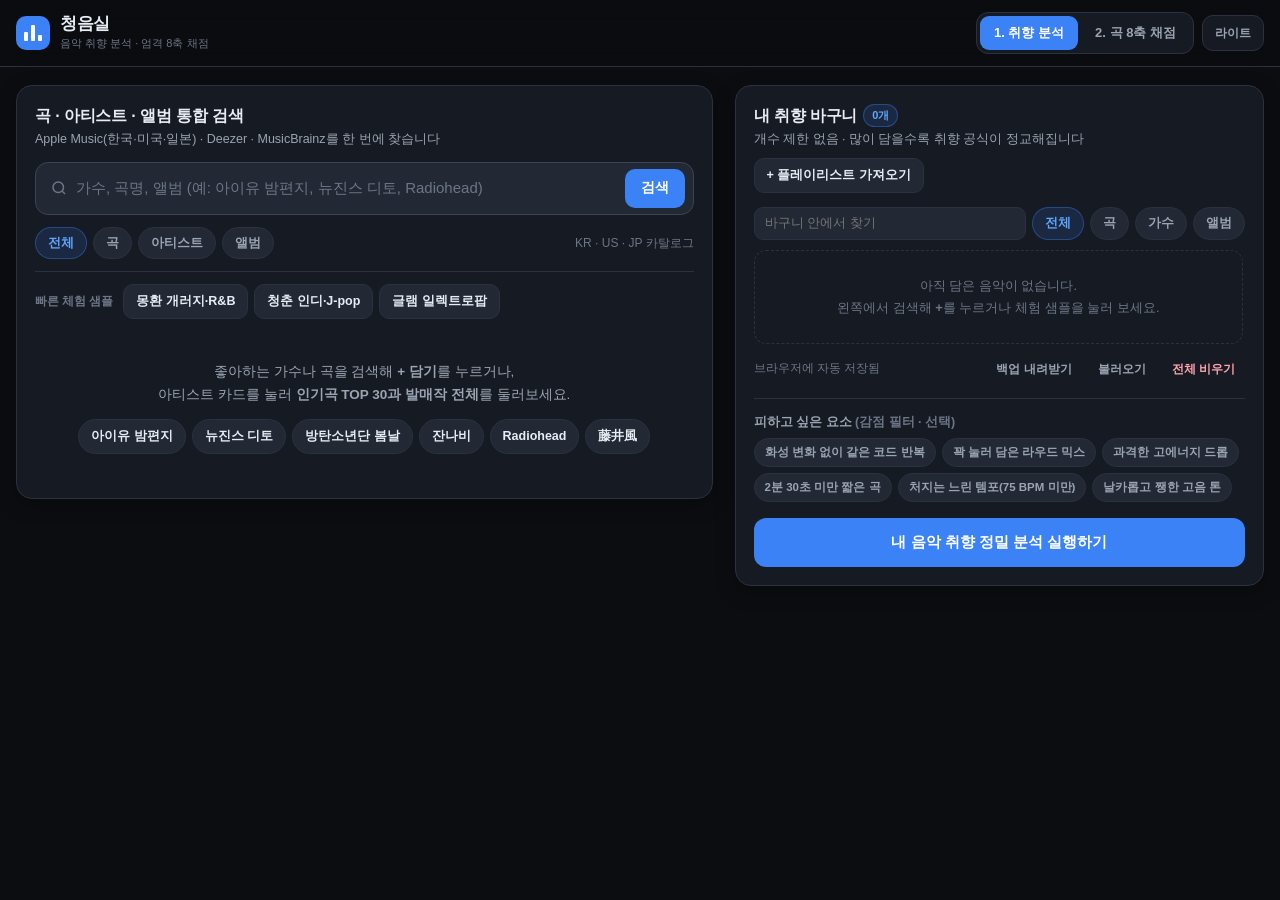
<file: index.html>
<!doctype html>
<html lang="ko"><head><meta charset="utf-8"><title>청음실</title>
<meta http-equiv="refresh" content="0; url=music-taste-lab/">
<link rel="canonical" href="music-taste-lab/"></head>
<body style="background:#0B0D10;color:#E8EDF5;font-family:sans-serif"><p><a href="music-taste-lab/" style="color:#60A5FA">청음실로 이동</a></p></body></html>
</file>
<file: music-taste-lab/style.css>
/* 청음실 — 참고 디자인(SONIC DNA)의 소프트 블랙 토큰 기반. 기본 블랙, 라이트 전환 지원 */
:root {
  --bg-page: #0B0D10; --bg-surface: #161A22; --bg-elevated: #222834; --bg-hover: #2A3242;
  --border-subtle: #2A3140; --border-strong: #3A4458;
  --text-primary: #E8EDF5; --text-secondary: #9AA4B2; --text-muted: #6C7687;
  --accent: #3B82F6; --accent-hover: #60A5FA; --accent-contrast: #FFFFFF;
  --accent-soft: rgba(59,130,246,.15); --accent-border: rgba(59,130,246,.38);
  --danger-soft: rgba(244,63,94,.14); --danger-border: rgba(244,63,94,.35); --danger-text: #FDA4AF;
  --amber-soft: rgba(245,158,11,.14); --amber-border: rgba(245,158,11,.35); --amber-text: #FCD34D; --amber: #F59E0B;
  --emerald-soft: rgba(16,185,129,.14); --emerald-border: rgba(16,185,129,.35); --emerald-text: #6EE7B7; --emerald: #10B981;
  --header-bg: rgba(11,13,16,.92); --modal-backdrop: rgba(5,7,10,.78); --shadow-card: 0 6px 20px rgba(0,0,0,.28);
  --chart-grid: #2A3140; --chart-axis: #3F4A5E; --chart-bg: #12161D;
  --f: -apple-system, BlinkMacSystemFont, "Apple SD Gothic Neo", "Pretendard", "Malgun Gothic", "Segoe UI", Roboto, sans-serif;
  --mono: ui-monospace, SFMono-Regular, Menlo, Consolas, monospace;
  color-scheme: dark;
}
html.light {
  --bg-page: #F6F8FB; --bg-surface: #FFFFFF; --bg-elevated: #F0F3F8; --bg-hover: #E5EAF2;
  --border-subtle: #DCE2EC; --border-strong: #C5CFDE;
  --text-primary: #111827; --text-secondary: #4B5563; --text-muted: #6B7280;
  --accent: #2563EB; --accent-hover: #1D4ED8; --accent-soft: rgba(37,99,235,.10); --accent-border: rgba(37,99,235,.30);
  --danger-soft: rgba(225,29,72,.08); --danger-border: rgba(225,29,72,.28); --danger-text: #BE123C;
  --amber-soft: rgba(217,119,6,.10); --amber-border: rgba(217,119,6,.30); --amber-text: #B45309;
  --emerald-soft: rgba(5,150,105,.10); --emerald-border: rgba(5,150,105,.30); --emerald-text: #047857;
  --header-bg: rgba(246,248,251,.92); --modal-backdrop: rgba(15,23,42,.55); --shadow-card: 0 4px 16px rgba(15,23,42,.06);
  --chart-grid: #DCE2EC; --chart-axis: #B6C2D4; --chart-bg: #F8FAFC;
  color-scheme: light;
}
*, *::before, *::after { box-sizing: border-box; margin: 0; padding: 0; }
html { -webkit-text-size-adjust: 100%; }
body { background: var(--bg-page); color: var(--text-primary); font: 15px/1.5 var(--f); min-height: 100vh; overflow-x: hidden; padding-bottom: 96px; }
button, input, select, textarea { font: inherit; color: inherit; background: transparent; border: none; outline: none; }
button, label.btn-ghost { cursor: pointer; touch-action: manipulation; }
button:disabled { opacity: .45; cursor: not-allowed; }
a { color: inherit; text-decoration: none; }
img { display: block; max-width: 100%; }
[hidden] { display: none !important; }
:focus-visible { outline: 2px solid var(--accent); outline-offset: 2px; border-radius: 8px; }
.muted { color: var(--text-muted); } .small { font-size: 12px; } .danger { color: var(--danger-text) !important; }
.row-gap { display: flex; gap: 6px; flex-wrap: wrap; align-items: center; }

/* 헤더 */
.app-header { position: sticky; top: 0; z-index: 40; background: var(--header-bg); backdrop-filter: blur(12px); -webkit-backdrop-filter: blur(12px); border-bottom: 1px solid var(--border-subtle); padding-top: env(safe-area-inset-top, 0px); }
.header-inner { max-width: 1280px; margin: 0 auto; padding: 12px max(16px, env(safe-area-inset-right, 0px)) 12px max(16px, env(safe-area-inset-left, 0px)); display: flex; align-items: center; justify-content: space-between; gap: 12px; flex-wrap: wrap; }
.brand { display: flex; align-items: center; gap: 10px; }
.brand > span:last-child { display: flex; flex-direction: column; }
.brand-badge { width: 34px; height: 34px; border-radius: 10px; background: var(--accent); display: flex; align-items: flex-end; justify-content: center; gap: 3px; padding-bottom: 9px; flex-shrink: 0; }
.brand-badge i { width: 4px; background: #fff; border-radius: 1px; }
.brand-badge i:nth-child(1) { height: 9px; } .brand-badge i:nth-child(2) { height: 16px; } .brand-badge i:nth-child(3) { height: 6px; }
.brand-title { font-size: 17px; font-weight: 800; letter-spacing: -.02em; line-height: 1.2; }
.brand-sub { font-size: 11px; color: var(--text-muted); }
.header-actions { display: flex; align-items: center; gap: 8px; }
.segmented-nav { display: inline-flex; background: var(--bg-surface); border: 1px solid var(--border-subtle); border-radius: 12px; padding: 3px; gap: 3px; }
.nav-btn { padding: 7px 14px; border-radius: 9px; font-size: 13px; font-weight: 600; color: var(--text-secondary); }
.nav-btn.active { background: var(--accent); color: var(--accent-contrast); }
.nav-btn:not(.active):hover { background: var(--bg-hover); color: var(--text-primary); }
.theme-btn { height: 36px; padding: 0 12px; border-radius: 11px; background: var(--bg-surface); border: 1px solid var(--border-subtle); font-size: 12px; font-weight: 600; color: var(--text-secondary); }
.theme-btn:hover { background: var(--bg-hover); color: var(--text-primary); }

/* 레이아웃 */
.container { max-width: 1280px; margin: 0 auto; padding: 18px max(16px, env(safe-area-inset-right, 0px)) 32px max(16px, env(safe-area-inset-left, 0px)); }
.workspace-grid { display: grid; grid-template-columns: minmax(0, 1fr); gap: 18px; align-items: start; }
@media (min-width: 1024px) { .workspace-grid { grid-template-columns: minmax(0, 1.25fr) minmax(0, .95fr); gap: 22px; } .sticky-col { position: sticky; top: 74px; } }
.card { background: var(--bg-surface); border: 1px solid var(--border-subtle); border-radius: 16px; padding: 18px; box-shadow: var(--shadow-card); min-width: 0; }
.card-header { display: flex; align-items: center; justify-content: space-between; gap: 10px; margin-bottom: 14px; flex-wrap: wrap; }
.card-title { font-size: 16px; font-weight: 700; letter-spacing: -.01em; display: flex; align-items: center; gap: 6px; flex-wrap: wrap; }
.card-desc { font-size: 12.5px; color: var(--text-secondary); margin-top: 2px; }

/* 검색 */
.search-box { display: flex; align-items: center; gap: 8px; background: var(--bg-elevated); border: 1px solid var(--border-strong); border-radius: 13px; padding: 6px 8px 6px 14px; }
.search-box:focus-within { border-color: var(--accent); }
.search-box .ico { width: 18px; height: 18px; fill: none; stroke: var(--text-muted); stroke-width: 2; flex-shrink: 0; }
.search-input { flex: 1; min-width: 0; font-size: 15px; padding: 6px 0; }
.search-input::placeholder { color: var(--text-muted); }
.search-input::-webkit-search-cancel-button { display: none; }
.btn-primary { background: var(--accent); color: var(--accent-contrast); font-weight: 600; font-size: 13.5px; padding: 9px 16px; border-radius: 10px; display: inline-flex; align-items: center; justify-content: center; gap: 6px; }
.btn-primary:hover:not(:disabled) { background: var(--accent-hover); }
.btn-primary.small { padding: 7px 12px; }
.btn-secondary { background: var(--bg-elevated); border: 1px solid var(--border-subtle); font-weight: 600; font-size: 12.5px; padding: 7px 12px; border-radius: 10px; display: inline-flex; align-items: center; justify-content: center; gap: 5px; }
.btn-secondary:hover:not(:disabled) { background: var(--bg-hover); }
.btn-ghost { color: var(--text-secondary); font-size: 12px; font-weight: 600; padding: 6px 10px; border-radius: 8px; }
.btn-ghost:hover { background: var(--bg-hover); color: var(--text-primary); }
.filter-row { display: flex; align-items: center; justify-content: space-between; gap: 8px; margin-top: 12px; flex-wrap: wrap; }
.status { font-size: 12px; color: var(--text-muted); }
.pill-group { display: flex; align-items: center; gap: 6px; flex-wrap: wrap; }
.pill { padding: 6px 12px; border-radius: 999px; font-size: 12.5px; font-weight: 600; background: var(--bg-elevated); border: 1px solid var(--border-subtle); color: var(--text-secondary); }
.pill.active { background: var(--accent-soft); border-color: var(--accent-border); color: var(--accent-hover); }
.pill:not(.active):hover { background: var(--bg-hover); color: var(--text-primary); }
.preset-bar { margin-top: 12px; padding-top: 12px; border-top: 1px solid var(--border-subtle); display: flex; align-items: center; gap: 6px; flex-wrap: wrap; }
.preset-label { font-size: 11.5px; color: var(--text-muted); font-weight: 600; margin-right: 4px; }

/* 결과 */
.results-area { margin-top: 16px; }
.intro { padding: 26px 8px; text-align: center; color: var(--text-secondary); font-size: 13.5px; line-height: 1.7; }
.intro .chips { justify-content: center; margin-top: 12px; }
.section-label { font-size: 12.5px; font-weight: 700; color: var(--text-secondary); letter-spacing: .03em; margin: 18px 0 8px; display: flex; align-items: center; justify-content: space-between; gap: 8px; }
.section-label .more { font-size: 11.5px; font-weight: 600; color: var(--accent-hover); }
.top-result-card { background: var(--bg-elevated); border: 1px solid var(--border-subtle); border-radius: 14px; padding: 14px; display: flex; align-items: center; gap: 14px; flex-wrap: wrap; }
.top-result-art { width: 76px; height: 76px; border-radius: 12px; object-fit: cover; background: var(--bg-hover); flex-shrink: 0; }
.top-result-art.circle { border-radius: 999px; }
.top-result-info { flex: 1; min-width: 160px; }
.top-title { font-size: 18px; font-weight: 800; line-height: 1.25; overflow-wrap: anywhere; }
.badge { display: inline-flex; align-items: center; font-size: 11px; font-weight: 700; padding: 2px 8px; border-radius: 999px; background: var(--accent-soft); color: var(--accent-hover); border: 1px solid var(--accent-border); white-space: nowrap; }
.badge-neutral { background: var(--bg-hover); color: var(--text-secondary); border-color: var(--border-subtle); }
.badge-warn { background: var(--amber-soft); color: var(--amber-text); border-color: var(--amber-border); }
.badge-danger { background: var(--danger-soft); color: var(--danger-text); border-color: var(--danger-border); }
.badge-ok { background: var(--emerald-soft); color: var(--emerald-text); border-color: var(--emerald-border); }
.artist-grid { display: grid; grid-template-columns: repeat(auto-fill, minmax(128px, 1fr)); gap: 10px; }
.artist-card { background: var(--bg-elevated); border: 1px solid var(--border-subtle); border-radius: 14px; padding: 12px 10px; text-align: center; min-width: 0; }
.artist-card:hover { background: var(--bg-hover); border-color: var(--border-strong); }
.artist-avatar { width: 68px; height: 68px; border-radius: 999px; object-fit: cover; margin: 0 auto 8px; background: var(--bg-hover); cursor: pointer; }
.album-grid { display: grid; grid-template-columns: repeat(auto-fill, minmax(145px, 1fr)); gap: 10px; }
.album-card { background: var(--bg-elevated); border: 1px solid var(--border-subtle); border-radius: 13px; padding: 10px; display: flex; flex-direction: column; gap: 8px; min-width: 0; }
.album-card:hover { background: var(--bg-hover); }
.album-cover { width: 100%; aspect-ratio: 1; border-radius: 9px; object-fit: cover; background: var(--bg-hover); cursor: pointer; }
.track-list { display: flex; flex-direction: column; gap: 6px; }
.track-row { display: flex; align-items: center; gap: 10px; padding: 8px 10px; border-radius: 11px; background: var(--bg-elevated); border: 1px solid transparent; min-width: 0; }
.track-row:hover { background: var(--bg-hover); border-color: var(--border-subtle); }
.track-row .rank { width: 20px; text-align: center; font-size: 12px; font-weight: 700; color: var(--text-muted); flex-shrink: 0; }
.track-thumb { width: 44px; height: 44px; border-radius: 8px; object-fit: cover; background: var(--bg-hover); flex-shrink: 0; }
.track-meta { flex: 1; min-width: 0; cursor: pointer; }
.track-title { font-size: 13.5px; font-weight: 700; white-space: nowrap; overflow: hidden; text-overflow: ellipsis; }
.track-sub { font-size: 12px; color: var(--text-secondary); white-space: nowrap; overflow: hidden; text-overflow: ellipsis; }
.track-actions { display: flex; align-items: center; gap: 5px; flex-shrink: 0; }
.icon-btn { width: 32px; height: 32px; border-radius: 8px; background: var(--bg-surface); border: 1px solid var(--border-subtle); display: inline-flex; align-items: center; justify-content: center; font-size: 12px; font-weight: 700; color: var(--text-secondary); flex-shrink: 0; }
.icon-btn:hover { background: var(--accent); border-color: var(--accent); color: var(--accent-contrast); }
.icon-btn.added { background: var(--emerald-soft); border-color: var(--emerald-border); color: var(--emerald-text); }
.icon-btn.playing { background: var(--accent); border-color: var(--accent); color: #fff; }
.ext-links { display: inline-flex; align-items: center; gap: 4px; flex-wrap: wrap; }
.ext-chip { font-size: 10.5px; font-weight: 700; padding: 3px 6px; border-radius: 6px; background: var(--bg-surface); border: 1px solid var(--border-subtle); color: var(--text-secondary); white-space: nowrap; }
.ext-chip:hover { border-color: var(--accent-border); color: var(--accent-hover); }
.notice { font-size: 12.5px; color: var(--amber-text); background: var(--amber-soft); border: 1px solid var(--amber-border); border-radius: 10px; padding: 8px 12px; margin-top: 8px; }
.manual-add { margin-top: 16px; padding: 12px 14px; border-radius: 12px; background: var(--bg-elevated); border: 1px dashed var(--border-strong); display: flex; align-items: center; justify-content: space-between; gap: 10px; flex-wrap: wrap; font-size: 12.5px; color: var(--text-secondary); }
.skeleton-box { background: var(--bg-elevated); border-radius: 11px; height: 54px; margin-bottom: 8px; animation: pulse 1.2s ease-in-out infinite alternate; }
@keyframes pulse { from { opacity: .45; } to { opacity: .9; } }
.chips { display: flex; flex-wrap: wrap; gap: 6px; }
.chip { padding: 6px 12px; border-radius: 999px; font-size: 12.5px; font-weight: 600; background: var(--bg-elevated); border: 1px solid var(--border-subtle); color: var(--text-primary); }
.chip:hover { border-color: var(--accent-border); color: var(--accent-hover); }

/* 바구니 */
.basket-toolbar { display: flex; gap: 6px; margin-bottom: 10px; flex-wrap: wrap; }
.basket-search { flex: 1; min-width: 140px; background: var(--bg-elevated); border: 1px solid var(--border-subtle); border-radius: 9px; padding: 6px 10px; font-size: 12.5px; }
.basket-list { max-height: 360px; overflow-y: auto; display: flex; flex-direction: column; gap: 6px; padding-right: 2px; }
.basket-item { display: flex; align-items: center; justify-content: space-between; gap: 8px; padding: 7px 10px; border-radius: 10px; background: var(--bg-elevated); border: 1px solid var(--border-subtle); min-width: 0; }
.basket-item .bi-main { display: flex; align-items: center; gap: 8px; min-width: 0; cursor: pointer; flex: 1; }
.basket-item img { width: 34px; height: 34px; border-radius: 6px; object-fit: cover; background: var(--bg-hover); flex-shrink: 0; }
.basket-item img.circle { border-radius: 999px; }
.bi-score { text-align: right; flex-shrink: 0; font-size: 11px; color: var(--text-muted); }
.bi-score b { display: block; font-size: 15px; color: var(--text-primary); font-variant-numeric: tabular-nums; }
.empty { padding: 24px 10px; text-align: center; color: var(--text-muted); font-size: 13px; border: 1px dashed var(--border-subtle); border-radius: 12px; line-height: 1.7; }
.basket-foot { display: flex; justify-content: space-between; align-items: center; margin-top: 10px; gap: 8px; flex-wrap: wrap; font-size: 11.5px; }
.anti-box { margin-top: 14px; padding-top: 14px; border-top: 1px solid var(--border-subtle); }
.anti-title { font-size: 12.5px; font-weight: 700; margin-bottom: 6px; color: var(--text-secondary); }
.anti-pill { padding: 5px 10px; border-radius: 999px; font-size: 11.5px; font-weight: 600; background: var(--bg-elevated); border: 1px solid var(--border-subtle); color: var(--text-secondary); }
.anti-pill.selected { background: var(--danger-soft); border-color: var(--danger-border); color: var(--danger-text); }
.analyze-cta { width: 100%; margin-top: 16px; padding: 13px 16px; font-size: 15px; font-weight: 700; border-radius: 12px; }

/* 리포트 */
.report-wrap { margin-top: 22px; display: flex; flex-direction: column; gap: 18px; }
.report-grid-2 { display: grid; grid-template-columns: minmax(0, 1fr); gap: 18px; }
@media (min-width: 900px) { .report-grid-2 { grid-template-columns: repeat(2, minmax(0, 1fr)); } }
.report-grid-3 { display: grid; grid-template-columns: minmax(0, 1fr); gap: 14px; }
@media (min-width: 820px) { .report-grid-3 { grid-template-columns: repeat(3, minmax(0, 1fr)); } }
.report-h { font-size: 20px; font-weight: 800; margin-top: 6px; line-height: 1.35; text-wrap: balance; }
.lead { font-size: 14px; line-height: 1.75; margin-bottom: 12px; }
.lead b { color: var(--accent-hover); font-weight: 700; }
.info-box { padding: 10px 12px; border-radius: 10px; background: var(--bg-elevated); font-size: 13px; line-height: 1.6; }
.stack { display: flex; flex-direction: column; gap: 8px; }
.formula-bar { display: flex; align-items: center; justify-content: space-between; gap: 10px; padding: 10px 12px; border-radius: 10px; background: var(--bg-elevated); border: 1px solid var(--border-subtle); }
.svg-box { width: 100%; display: flex; justify-content: center; overflow: hidden; }
.svg-box svg { width: 100%; max-width: 380px; height: auto; }
.rec-card { background: var(--bg-elevated); border: 1px solid var(--border-subtle); border-radius: 13px; padding: 13px; display: flex; flex-direction: column; justify-content: space-between; gap: 10px; min-width: 0; }
.rec-head { display: flex; gap: 10px; align-items: center; min-width: 0; }
.rec-head img { width: 52px; height: 52px; border-radius: 8px; object-fit: cover; background: var(--bg-hover); flex-shrink: 0; }
.rec-foot { display: flex; justify-content: space-between; align-items: center; gap: 6px; padding-top: 8px; border-top: 1px solid var(--border-subtle); flex-wrap: wrap; }
.mono-card { background: var(--bg-elevated); border: 1px solid var(--border-subtle); border-radius: 11px; padding: 12px; font-family: var(--mono); font-size: 12px; white-space: pre-wrap; color: var(--text-secondary); line-height: 1.55; overflow-wrap: anywhere; }
.progress-list { display: flex; flex-direction: column; gap: 6px; font-size: 13px; }
.progress-list div { display: flex; gap: 8px; align-items: center; color: var(--text-muted); }
.progress-list div.done { color: var(--text-primary); }
.progress-list div::before { content: ""; width: 8px; height: 8px; border-radius: 50%; background: var(--border-strong); flex-shrink: 0; }
.progress-list div.done::before { background: var(--accent); }
.progress-list div.now::before { background: var(--accent); animation: pulse .8s ease-in-out infinite alternate; }

/* 곡 분석(모달 안) */
.d-block { display: flex; flex-direction: column; gap: 10px; margin-bottom: 22px; }
.d-block > h4 { font-size: 12.5px; font-weight: 700; color: var(--text-secondary); letter-spacing: .03em; }
.score-box { display: grid; grid-template-columns: auto minmax(0, 1fr); gap: 16px; align-items: center; padding: 16px; border-radius: 14px; background: var(--bg-elevated); border: 1px solid var(--border-subtle); }
.score-big { font-size: 40px; font-weight: 800; letter-spacing: -.03em; color: var(--accent-hover); font-variant-numeric: tabular-nums; line-height: 1; }
.score-big small { font-size: 15px; color: var(--text-secondary); font-weight: 600; }
.axes { display: flex; flex-direction: column; }
.axis { display: grid; grid-template-columns: 96px minmax(0, 1fr) 38px 46px; gap: 10px; align-items: center; padding: 7px 0; border-bottom: 1px solid var(--border-subtle); }
.axis .nm { font-size: 13px; font-weight: 700; display: flex; flex-direction: column; }
.axis .nm small { font-size: 11px; color: var(--text-muted); font-weight: 500; }
.axis input[type=range] { width: 100%; accent-color: var(--accent); min-width: 0; }
.axis .v { font-weight: 700; text-align: right; font-variant-numeric: tabular-nums; }
.axis .hint { grid-column: 1 / -1; font-size: 11.5px; color: var(--text-muted); }
.src { font-size: 10px; font-weight: 700; padding: 2px 6px; border-radius: 5px; text-align: center; white-space: nowrap; }
.src.m { background: var(--accent-soft); color: var(--accent-hover); }
.src.g { background: var(--bg-hover); color: var(--text-muted); }
.src.u { background: var(--emerald-soft); color: var(--emerald-text); }
.kv-grid { display: grid; grid-template-columns: repeat(2, minmax(0, 1fr)); gap: 8px; }
@media (min-width: 640px) { .kv-grid.four { grid-template-columns: repeat(4, minmax(0, 1fr)); } }
.kv { background: var(--bg-elevated); border-radius: 10px; padding: 10px 12px; display: flex; flex-direction: column; gap: 3px; min-width: 0; }
.kv span { font-size: 11.5px; color: var(--text-muted); }
.kv b { font-size: 18px; font-weight: 700; font-variant-numeric: tabular-nums; }
.kv em { font-style: normal; font-size: 11px; color: var(--text-muted); line-height: 1.4; }
.meter { height: 4px; background: var(--bg-hover); border-radius: 2px; overflow: hidden; }
.meter i { display: block; height: 100%; background: var(--accent); }
.genres { display: flex; flex-wrap: wrap; gap: 6px; }
.genre { border: 1px solid var(--border-subtle); border-radius: 9px; padding: 6px 10px; display: flex; flex-direction: column; background: var(--bg-elevated); }
.genre b { font-size: 13.5px; } .genre span { font-size: 11px; color: var(--text-muted); }
.genre.lead { border-color: var(--accent-border); } .genre.lead b { color: var(--accent-hover); }
.credit { display: grid; grid-template-columns: 92px minmax(0, 1fr); gap: 10px; font-size: 13.5px; }
.credit span { color: var(--text-muted); }
.mood-words { font-size: 22px; font-weight: 800; }
.tags { display: flex; flex-wrap: wrap; gap: 6px; }
.tags span { font-size: 12px; padding: 4px 9px; border-radius: 7px; background: var(--bg-elevated); }
.foot { font-size: 11.5px; color: var(--text-muted); line-height: 1.6; border-top: 1px solid var(--border-subtle); padding-top: 12px; }
.foot a { color: var(--text-secondary); text-decoration: underline; }
.minibar { display: flex; align-items: center; gap: 6px; font-size: 12px; font-weight: 700; width: 74px; flex-shrink: 0; }
.minibar i { flex: 1; height: 4px; background: var(--bg-hover); border-radius: 2px; position: relative; overflow: hidden; }
.minibar i::after { content: ""; position: absolute; inset: 0 auto 0 0; width: var(--w, 0%); background: var(--accent); }

/* 객관적 평론 */
.review p.verdict { font-weight: 700; color: var(--accent-hover); }
.review { display: flex; flex-direction: column; gap: 8px; font-size: 14px; line-height: 1.75; }
.ratings { display: flex; flex-direction: column; gap: 6px; padding: 12px; border-radius: 12px; background: var(--bg-elevated); border: 1px solid var(--border-subtle); }
.rating { display: grid; grid-template-columns: minmax(0, 9em) minmax(0, 1fr) 4.2em; gap: 10px; align-items: center; font-size: 13px; }
.rating span { white-space: nowrap; overflow: hidden; text-overflow: ellipsis; }
.rating span em { font-style: normal; font-size: 10px; color: var(--amber-text); }
.rating i { height: 6px; border-radius: 3px; background: var(--bg-hover); position: relative; overflow: hidden; }
.rating i::after { content: ""; position: absolute; inset: 0 auto 0 0; width: var(--w, 0%); background: var(--amber); }
.rating b { text-align: right; font-variant-numeric: tabular-nums; }
blockquote.wiki { margin: 0; padding: 10px 14px; border-left: 3px solid var(--accent-border); background: var(--bg-elevated); border-radius: 0 10px 10px 0; font-size: 13px; line-height: 1.7; color: var(--text-secondary); }
details.wiki { font-size: 12.5px; color: var(--text-secondary); }
details.wiki summary { cursor: pointer; font-weight: 600; color: var(--accent-hover); padding: 4px 0; }
details.wiki p { margin-top: 6px; line-height: 1.65; }

/* 가져오기 */
.import-grid { display: grid; grid-template-columns: minmax(0, 1fr); gap: 14px; }
@media (min-width: 700px) { .import-grid { grid-template-columns: minmax(0, 1.2fr) minmax(0, 1fr); } }
.drop { display: flex; flex-direction: column; align-items: center; justify-content: center; gap: 4px; min-height: 150px; border: 1.5px dashed var(--border-strong); border-radius: 12px; background: var(--bg-elevated); cursor: pointer; text-align: center; padding: 12px; font-size: 13px; }
.drop:hover, .drop.over { border-color: var(--accent); background: var(--accent-soft); }
#importResults .track-row input { flex-shrink: 0; width: 16px; height: 16px; }

/* 채점 탭 */
.rubric-layout { display: grid; grid-template-columns: minmax(0, 1fr); gap: 18px; align-items: start; }
@media (min-width: 960px) { .rubric-layout { grid-template-columns: minmax(0, 1.1fr) minmax(0, .9fr); } }
.form-grid { display: grid; grid-template-columns: minmax(0, 1fr); gap: 10px; }
@media (min-width: 600px) { .form-grid { grid-template-columns: repeat(2, minmax(0, 1fr)); } }
.field-label { display: block; font-size: 12px; font-weight: 600; color: var(--text-secondary); margin-bottom: 5px; }
.field-input, .field-select, .field-textarea { width: 100%; background: var(--bg-elevated); border: 1px solid var(--border-strong); border-radius: 10px; padding: 9px 12px; font-size: 13.5px; }
.field-select option { background: var(--bg-surface); color: var(--text-primary); }
.rubric-tools { margin-top: 10px; display: flex; align-items: center; justify-content: space-between; flex-wrap: wrap; gap: 8px; }
.check { display: inline-flex; align-items: center; gap: 6px; font-size: 12.5px; color: var(--text-secondary); cursor: pointer; }
.check input { accent-color: var(--accent); }
#measureNote { margin-top: 8px; }
.table-wrap { overflow-x: auto; }
.axis-table { width: 100%; border-collapse: collapse; margin-top: 10px; min-width: 460px; }
.axis-table th, .axis-table td { padding: 9px 8px; border-bottom: 1px solid var(--border-subtle); text-align: left; font-size: 13px; vertical-align: middle; }
.axis-table th { color: var(--text-secondary); font-weight: 700; font-size: 12px; }
.axis-table td.hint { font-size: 12px; color: var(--text-secondary); }
.axis-table select { padding: 5px 8px; width: 96px; }

/* 모달·플레이어·토스트 */
.modal-overlay { position: fixed; inset: 0; z-index: 60; background: var(--modal-backdrop); display: flex; align-items: center; justify-content: center; padding: 16px; }
.modal-panel { width: 100%; max-width: 820px; max-height: 90vh; background: var(--bg-surface); border: 1px solid var(--border-strong); border-radius: 18px; display: flex; flex-direction: column; overflow: hidden; box-shadow: 0 20px 50px rgba(0,0,0,.5); }
.modal-panel.narrow { max-width: 560px; }
.modal-head { padding: 14px 16px; border-bottom: 1px solid var(--border-subtle); display: flex; align-items: center; justify-content: space-between; gap: 10px; flex-wrap: wrap; }
.modal-head h3 { font-size: 17px; font-weight: 800; white-space: nowrap; overflow: hidden; text-overflow: ellipsis; }
.m-head-main { display: flex; align-items: center; gap: 12px; min-width: 0; flex: 1; }
.m-head-main img { width: 52px; height: 52px; border-radius: 12px; object-fit: cover; background: var(--bg-elevated); flex-shrink: 0; }
.modal-body { padding: 18px; overflow-y: auto; flex: 1; }
.bulk-foot { display: flex; justify-content: space-between; align-items: center; margin-top: 12px; gap: 8px; flex-wrap: wrap; }
.player-bar { position: fixed; bottom: 0; left: 0; right: 0; z-index: 50; background: var(--bg-surface); border-top: 1px solid var(--border-strong); padding: 10px max(16px, env(safe-area-inset-right, 0px)) calc(10px + env(safe-area-inset-bottom, 0px)) max(16px, env(safe-area-inset-left, 0px)); box-shadow: 0 -8px 24px rgba(0,0,0,.35); }
.player-inner { max-width: 1280px; margin: 0 auto; display: flex; align-items: center; justify-content: space-between; gap: 12px; }
.p-meta { display: flex; align-items: center; gap: 10px; min-width: 0; flex: 1; }
.p-meta img { width: 42px; height: 42px; border-radius: 8px; object-fit: cover; background: var(--bg-elevated); flex-shrink: 0; }
.p-ctrl { display: flex; align-items: center; gap: 10px; flex: 1; max-width: 420px; }
.progress-track { flex: 1; height: 5px; background: var(--bg-elevated); border-radius: 999px; overflow: hidden; min-width: 60px; }
.progress-fill { height: 100%; width: 0; background: var(--accent); }
.toast { position: fixed; top: 76px; right: 16px; z-index: 80; background: var(--bg-elevated); border: 1px solid var(--accent-border); padding: 10px 16px; border-radius: 12px; font-size: 13px; font-weight: 600; box-shadow: 0 10px 30px rgba(0,0,0,.4); max-width: min(340px, calc(100% - 32px)); }
@media (max-width: 600px) {
  .track-row .ext-links { display: none; }
  .axis { grid-template-columns: 78px minmax(0, 1fr) 34px 44px; gap: 8px; }
  .p-meta { max-width: 40%; }
  .modal-overlay { padding: 0; align-items: stretch; }
  .modal-panel { max-height: none; height: 100%; border-radius: 0; }
  .toast { top: auto; bottom: 90px; left: 16px; right: 16px; max-width: none; }
}
@media (prefers-reduced-motion: reduce) { *, *::before, *::after { animation: none !important; transition: none !important; } }
</file>
